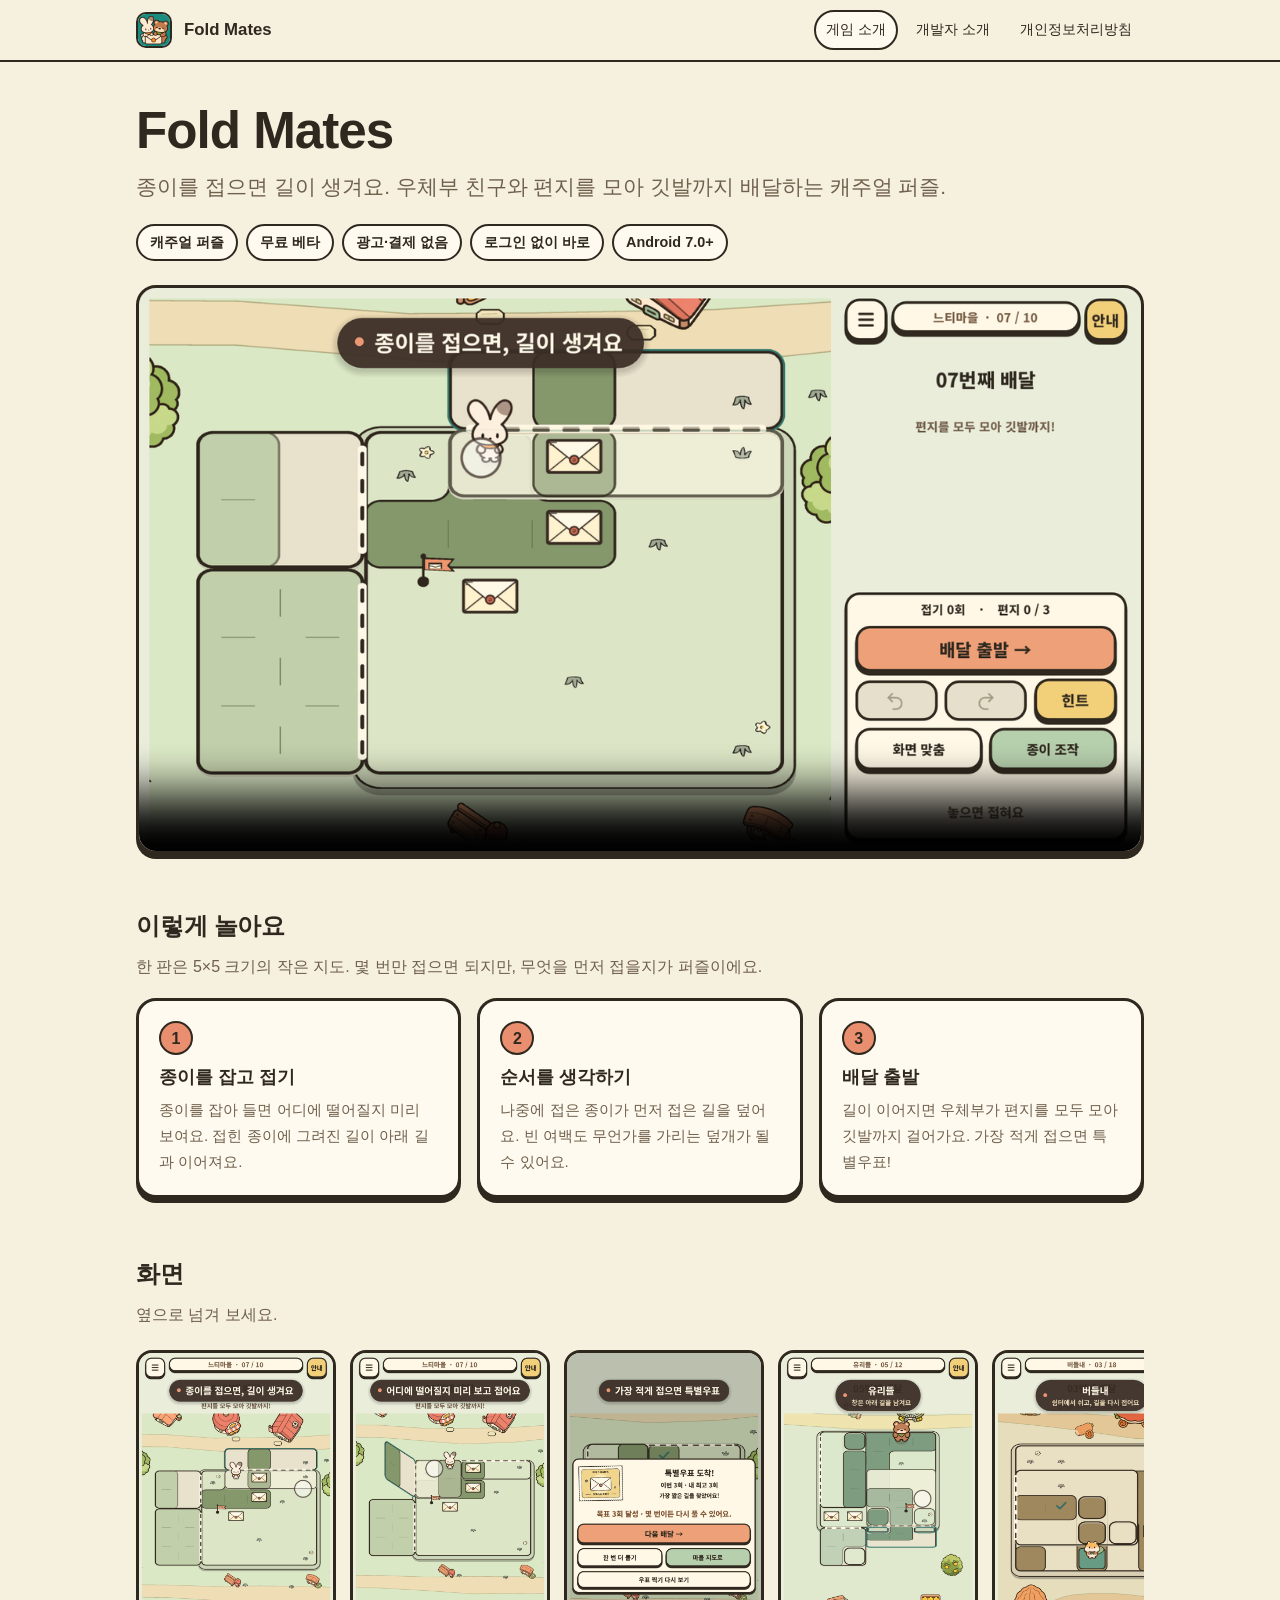
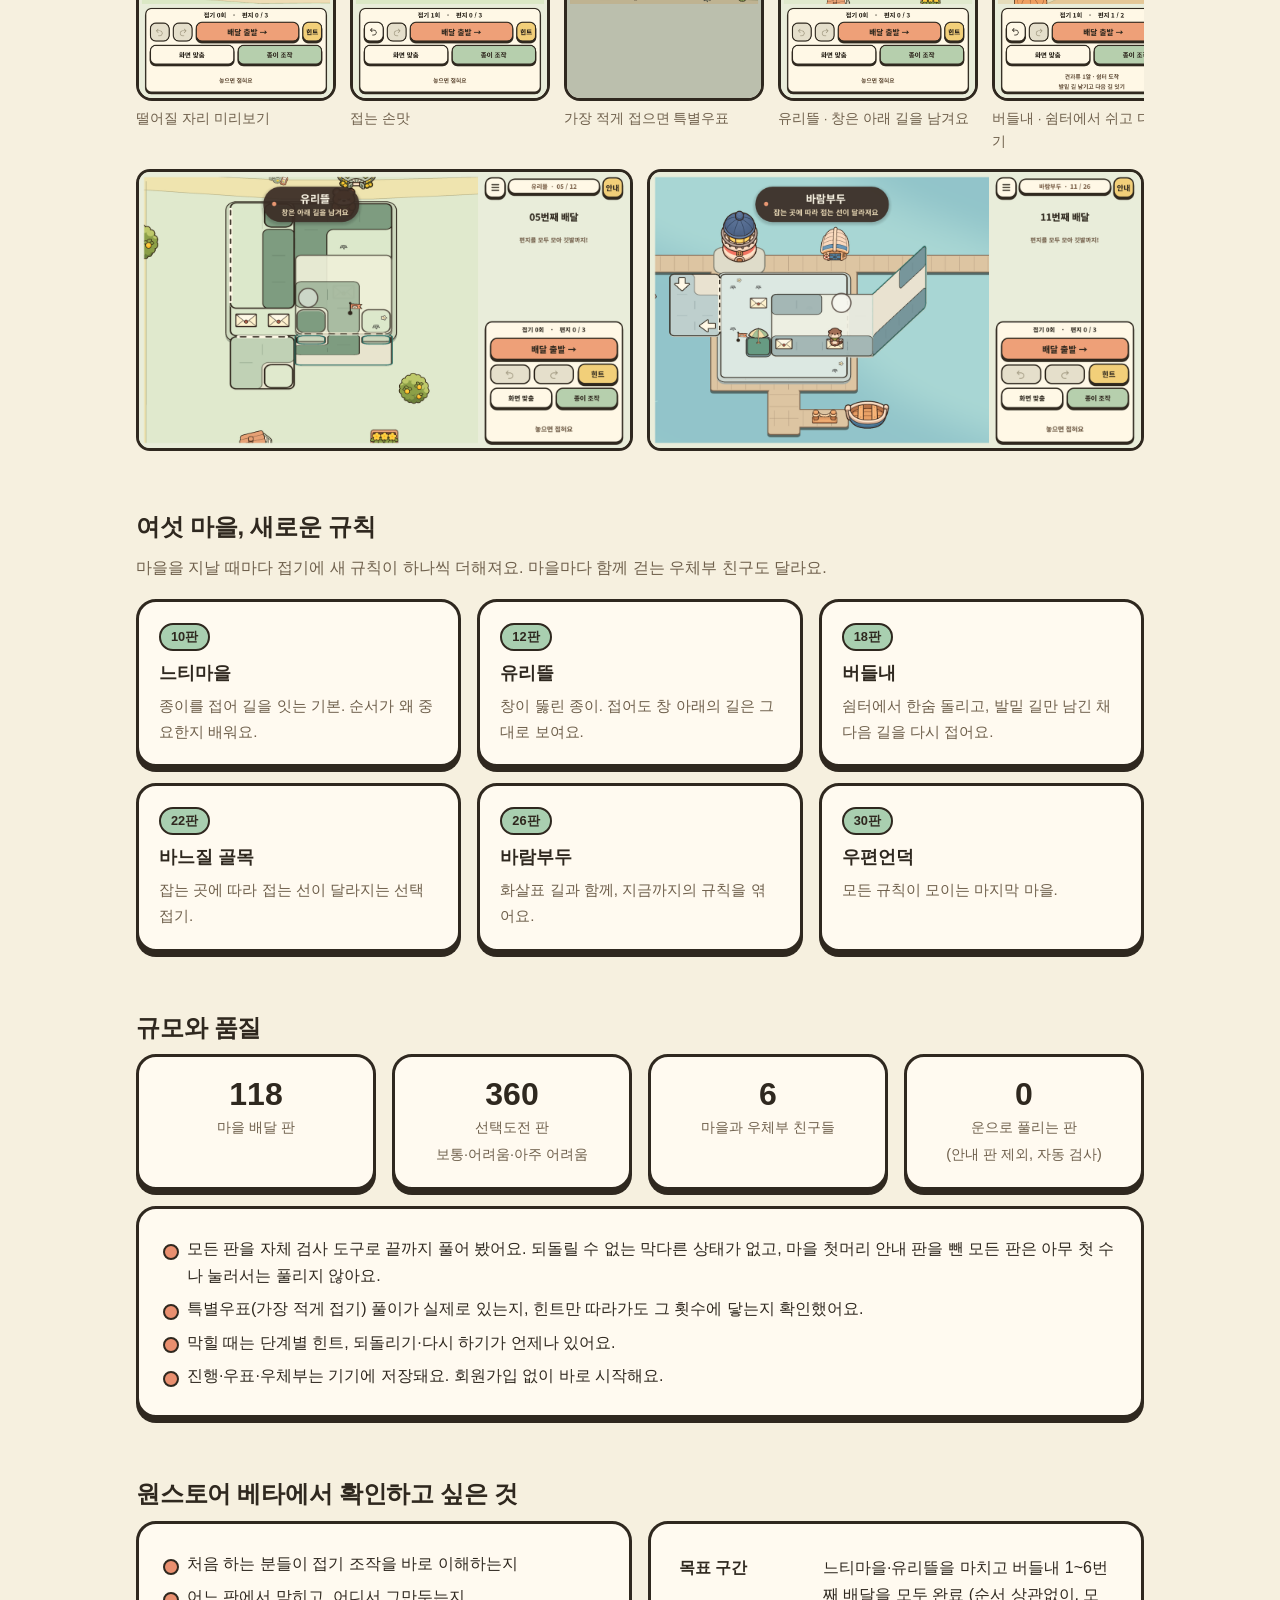
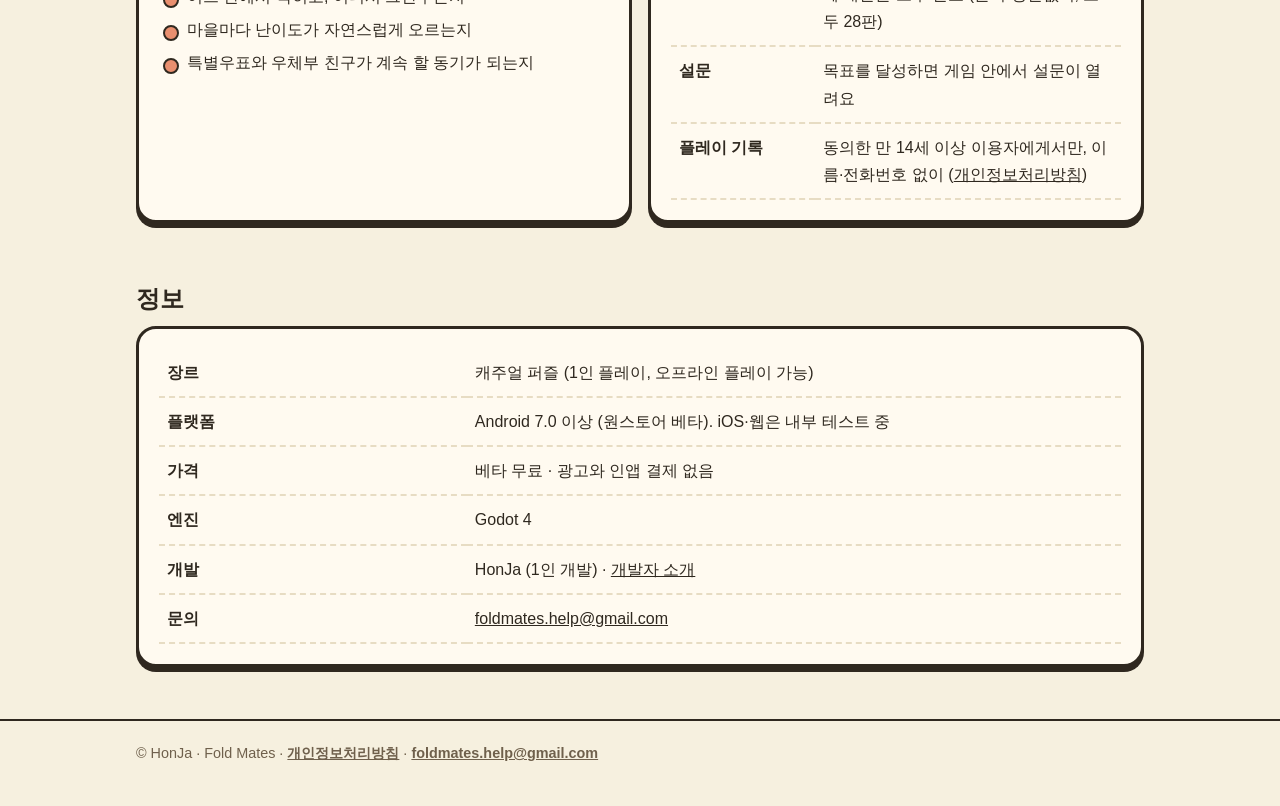
<file: index.html>
<!doctype html>
<html lang="ko">
<head>
<meta charset="utf-8">
<meta name="viewport" content="width=device-width, initial-scale=1">
<title>Fold Mates — 종이를 접어 길을 잇는 배달 퍼즐</title>
<meta name="description" content="Fold Mates: 종이를 접어 길을 잇고, 우체부 친구와 편지를 모아 깃발까지 배달하는 캐주얼 퍼즐. 원스토어 베타 테스트 준비 중.">
<meta property="og:title" content="Fold Mates — 종이를 접어 길을 잇는 배달 퍼즐">
<meta property="og:image" content="assets/graphic_1024x578.png">
<link rel="icon" href="assets/icon_512.png">
<link rel="stylesheet" href="assets/site.css">
</head>
<body>
<header class="top"><div class="wrap">
  <img src="assets/icon_512.png" alt=""><b>Fold Mates</b>
  <nav><a class="on" href="./">게임 소개</a><a href="company/">개발자 소개</a><a href="privacy/">개인정보처리방침</a></nav>
</div></header>

<main class="wrap">
<section class="hero">
  <h1>Fold Mates</h1>
  <p class="lead">종이를 접으면 길이 생겨요. 우체부 친구와 편지를 모아 깃발까지 배달하는 캐주얼 퍼즐.</p>
  <ul class="tags"><li>캐주얼 퍼즐</li><li>무료 베타</li><li>광고·결제 없음</li><li>로그인 없이 바로</li><li>Android 7.0+</li></ul>
  <div class="card video">
    <video class="v-land" controls playsinline preload="metadata" poster="assets/shots_land/01_fold_preview.png"><source src="assets/video/intro_16x9.mp4" type="video/mp4"></video>
    <video class="v-port" controls playsinline preload="metadata" poster="assets/shots/01_fold_preview.png"><source src="assets/video/intro_vertical.mp4" type="video/mp4"></video>
  </div>
</section>

<section>
  <h2>이렇게 놀아요</h2>
  <p class="sub">한 판은 5×5 크기의 작은 지도. 몇 번만 접으면 되지만, 무엇을 먼저 접을지가 퍼즐이에요.</p>
  <div class="grid g3">
    <div class="card step"><span class="n">1</span><h3>종이를 잡고 접기</h3><p>종이를 잡아 들면 어디에 떨어질지 미리 보여요. 접힌 종이에 그려진 길이 아래 길과 이어져요.</p></div>
    <div class="card step"><span class="n">2</span><h3>순서를 생각하기</h3><p>나중에 접은 종이가 먼저 접은 길을 덮어요. 빈 여백도 무언가를 가리는 덮개가 될 수 있어요.</p></div>
    <div class="card step"><span class="n">3</span><h3>배달 출발</h3><p>길이 이어지면 우체부가 편지를 모두 모아 깃발까지 걸어가요. 가장 적게 접으면 특별우표!</p></div>
  </div>
</section>

<section>
  <h2>화면</h2>
  <p class="sub">옆으로 넘겨 보세요.</p>
  <div class="shots">
    <figure><img src="assets/shots/01_fold_preview.png" alt="종이를 들어 떨어질 자리를 보는 화면" loading="lazy"><figcaption>떨어질 자리 미리보기</figcaption></figure>
    <figure><img src="assets/shots/02_preview.png" alt="종이가 반쯤 들린 미리보기" loading="lazy"><figcaption>접는 손맛</figcaption></figure>
    <figure><img src="assets/shots/03_stamp.png" alt="특별우표 결과 화면" loading="lazy"><figcaption>가장 적게 접으면 특별우표</figcaption></figure>
    <figure><img src="assets/shots/04_glass_window.png" alt="유리뜰의 창이 있는 종이" loading="lazy"><figcaption>유리뜰 · 창은 아래 길을 남겨요</figcaption></figure>
    <figure><img src="assets/shots/05_shelter.png" alt="버들내 쉼터" loading="lazy"><figcaption>버들내 · 쉼터에서 쉬고 다시 접기</figcaption></figure>
    <figure><img src="assets/shots/06_choice_fold.png" alt="바람부두 선택 접기" loading="lazy"><figcaption>잡는 곳에 따라 접는 선이 달라져요</figcaption></figure>
    <figure><img src="assets/shots/07_challenges.png" alt="선택도전 목록" loading="lazy"><figcaption>선택도전 360판</figcaption></figure>
    <figure><img src="assets/shots/08_draw.png" alt="우체부 친구 뽑기" loading="lazy"><figcaption>특별우표로 새 우체부 친구를</figcaption></figure>
  </div>
  <div class="land">
    <img src="assets/shots_land/04_glass_window.png" alt="가로 화면 · 유리뜰" loading="lazy">
    <img src="assets/shots_land/06_choice_fold.png" alt="가로 화면 · 바람부두 선택 접기" loading="lazy">
  </div>
</section>

<section>
  <h2>여섯 마을, 새로운 규칙</h2>
  <p class="sub">마을을 지날 때마다 접기에 새 규칙이 하나씩 더해져요. 마을마다 함께 걷는 우체부 친구도 달라요.</p>
  <div class="grid g3">
    <div class="card village"><span class="chip">10판</span><h3>느티마을</h3><p>종이를 접어 길을 잇는 기본. 순서가 왜 중요한지 배워요.</p></div>
    <div class="card village"><span class="chip">12판</span><h3>유리뜰</h3><p>창이 뚫린 종이. 접어도 창 아래의 길은 그대로 보여요.</p></div>
    <div class="card village"><span class="chip">18판</span><h3>버들내</h3><p>쉼터에서 한숨 돌리고, 발밑 길만 남긴 채 다음 길을 다시 접어요.</p></div>
    <div class="card village"><span class="chip">22판</span><h3>바느질 골목</h3><p>잡는 곳에 따라 접는 선이 달라지는 선택 접기.</p></div>
    <div class="card village"><span class="chip">26판</span><h3>바람부두</h3><p>화살표 길과 함께, 지금까지의 규칙을 엮어요.</p></div>
    <div class="card village"><span class="chip">30판</span><h3>우편언덕</h3><p>모든 규칙이 모이는 마지막 마을.</p></div>
  </div>
</section>

<section>
  <h2>규모와 품질</h2>
  <div class="grid g4">
    <div class="card stat"><b>118</b><span>마을 배달 판</span></div>
    <div class="card stat"><b>360</b><span>선택도전 판<br>보통·어려움·아주 어려움</span></div>
    <div class="card stat"><b>6</b><span>마을과 우체부 친구들</span></div>
    <div class="card stat"><b>0</b><span>운으로 풀리는 판<br>(안내 판 제외, 자동 검사)</span></div>
  </div>
  <div class="card" style="margin-top:16px">
    <ul class="check">
      <li>모든 판을 자체 검사 도구로 끝까지 풀어 봤어요. 되돌릴 수 없는 막다른 상태가 없고, 마을 첫머리 안내 판을 뺀 모든 판은 아무 첫 수나 눌러서는 풀리지 않아요.</li>
      <li>특별우표(가장 적게 접기) 풀이가 실제로 있는지, 힌트만 따라가도 그 횟수에 닿는지 확인했어요.</li>
      <li>막힐 때는 단계별 힌트, 되돌리기·다시 하기가 언제나 있어요.</li>
      <li>진행·우표·우체부는 기기에 저장돼요. 회원가입 없이 바로 시작해요.</li>
    </ul>
  </div>
</section>

<section>
  <h2>원스토어 베타에서 확인하고 싶은 것</h2>
  <div class="grid g2">
    <div class="card">
      <ul class="check">
        <li>처음 하는 분들이 접기 조작을 바로 이해하는지</li>
        <li>어느 판에서 막히고, 어디서 그만두는지</li>
        <li>마을마다 난이도가 자연스럽게 오르는지</li>
        <li>특별우표와 우체부 친구가 계속 할 동기가 되는지</li>
      </ul>
    </div>
    <div class="card">
      <table class="spec">
        <tr><th>목표 구간</th><td>느티마을·유리뜰을 마치고 버들내 1~6번째 배달을 모두 완료 (순서 상관없이, 모두 28판)</td></tr>
        <tr><th>설문</th><td>목표를 달성하면 게임 안에서 설문이 열려요</td></tr>
        <tr><th>플레이 기록</th><td>동의한 만 14세 이상 이용자에게서만, 이름·전화번호 없이 (<a href="privacy/">개인정보처리방침</a>)</td></tr>
      </table>
    </div>
  </div>
</section>

<section>
  <h2>정보</h2>
  <div class="card">
    <table class="spec">
      <tr><th>장르</th><td>캐주얼 퍼즐 (1인 플레이, 오프라인 플레이 가능)</td></tr>
      <tr><th>플랫폼</th><td>Android 7.0 이상 (원스토어 베타). iOS·웹은 내부 테스트 중</td></tr>
      <tr><th>가격</th><td>베타 무료 · 광고와 인앱 결제 없음</td></tr>
      <tr><th>엔진</th><td>Godot 4</td></tr>
      <tr><th>개발</th><td>HonJa (1인 개발) · <a href="company/">개발자 소개</a></td></tr>
      <tr><th>문의</th><td><a href="mailto:foldmates.help@gmail.com">foldmates.help@gmail.com</a></td></tr>
    </table>
  </div>
</section>
</main>

<footer><div class="wrap">© HonJa · Fold Mates · <a href="privacy/">개인정보처리방침</a> · <a href="mailto:foldmates.help@gmail.com">foldmates.help@gmail.com</a></div></footer>
</body>
</html>
</file>
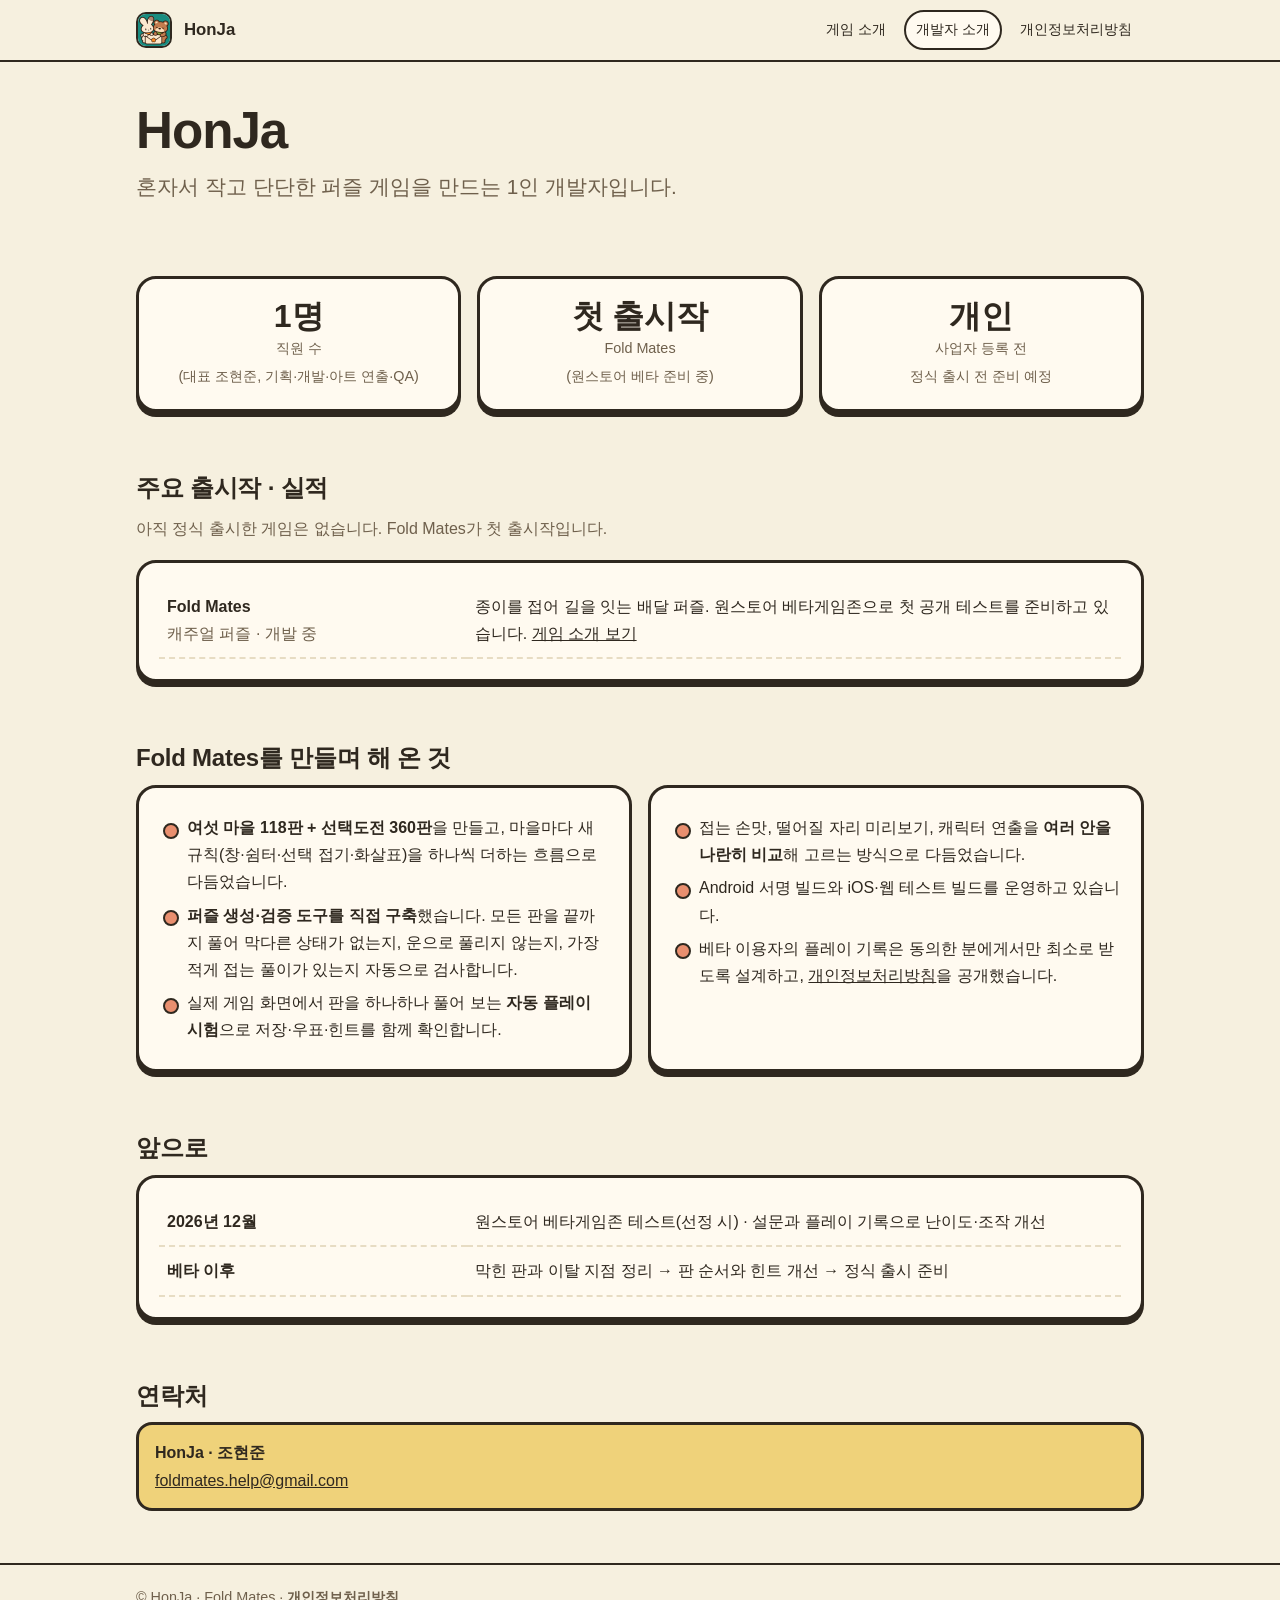
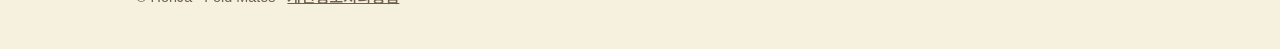
<file: company/index.html>
<!doctype html>
<html lang="ko">
<head>
<meta charset="utf-8">
<meta name="viewport" content="width=device-width, initial-scale=1">
<title>HonJa — 개발자 소개</title>
<meta name="description" content="Fold Mates를 만드는 1인 개발자 HonJa 소개">
<link rel="icon" href="../assets/icon_512.png">
<link rel="stylesheet" href="../assets/site.css">
</head>
<body>
<header class="top"><div class="wrap">
  <img src="../assets/icon_512.png" alt=""><b>HonJa</b>
  <nav><a href="../">게임 소개</a><a class="on" href="./">개발자 소개</a><a href="../privacy/">개인정보처리방침</a></nav>
</div></header>

<main class="wrap">
<section class="hero">
  <h1>HonJa</h1>
  <p class="lead">혼자서 작고 단단한 퍼즐 게임을 만드는 1인 개발자입니다.</p>
</section>

<section>
  <div class="grid g3">
    <div class="card stat"><b>1명</b><span>직원 수<br>(대표 조현준, 기획·개발·아트 연출·QA)</span></div>
    <div class="card stat"><b>첫 출시작</b><span>Fold Mates<br>(원스토어 베타 준비 중)</span></div>
    <div class="card stat"><b>개인</b><span>사업자 등록 전<br>정식 출시 전 준비 예정</span></div>
  </div>
</section>

<section>
  <h2>주요 출시작 · 실적</h2>
  <p class="sub">아직 정식 출시한 게임은 없습니다. Fold Mates가 첫 출시작입니다.</p>
  <div class="card">
    <table class="spec">
      <tr><th>Fold Mates<br><span style="font-weight:400;color:var(--muted)">캐주얼 퍼즐 · 개발 중</span></th><td>
        종이를 접어 길을 잇는 배달 퍼즐. 원스토어 베타게임존으로 첫 공개 테스트를 준비하고 있습니다. <a href="../">게임 소개 보기</a>
      </td></tr>
    </table>
  </div>
</section>

<section>
  <h2>Fold Mates를 만들며 해 온 것</h2>
  <div class="grid g2">
    <div class="card">
      <ul class="check">
        <li><b>여섯 마을 118판 + 선택도전 360판</b>을 만들고, 마을마다 새 규칙(창·쉼터·선택 접기·화살표)을 하나씩 더하는 흐름으로 다듬었습니다.</li>
        <li><b>퍼즐 생성·검증 도구를 직접 구축</b>했습니다. 모든 판을 끝까지 풀어 막다른 상태가 없는지, 운으로 풀리지 않는지, 가장 적게 접는 풀이가 있는지 자동으로 검사합니다.</li>
        <li>실제 게임 화면에서 판을 하나하나 풀어 보는 <b>자동 플레이 시험</b>으로 저장·우표·힌트를 함께 확인합니다.</li>
      </ul>
    </div>
    <div class="card">
      <ul class="check">
        <li>접는 손맛, 떨어질 자리 미리보기, 캐릭터 연출을 <b>여러 안을 나란히 비교</b>해 고르는 방식으로 다듬었습니다.</li>
        <li>Android 서명 빌드와 iOS·웹 테스트 빌드를 운영하고 있습니다.</li>
        <li>베타 이용자의 플레이 기록은 동의한 분에게서만 최소로 받도록 설계하고, <a href="../privacy/">개인정보처리방침</a>을 공개했습니다.</li>
      </ul>
    </div>
  </div>
</section>

<section>
  <h2>앞으로</h2>
  <div class="card">
    <table class="spec">
      <tr><th>2026년 12월</th><td>원스토어 베타게임존 테스트(선정 시) · 설문과 플레이 기록으로 난이도·조작 개선</td></tr>
      <tr><th>베타 이후</th><td>막힌 판과 이탈 지점 정리 → 판 순서와 힌트 개선 → 정식 출시 준비</td></tr>
    </table>
  </div>
</section>

<section>
  <h2>연락처</h2>
  <div class="note">
    <b>HonJa · 조현준</b><br>
    <a href="mailto:foldmates.help@gmail.com">foldmates.help@gmail.com</a>
  </div>
</section>
</main>

<footer><div class="wrap">© HonJa · Fold Mates · <a href="../privacy/">개인정보처리방침</a></div></footer>
</body>
</html>
</file>
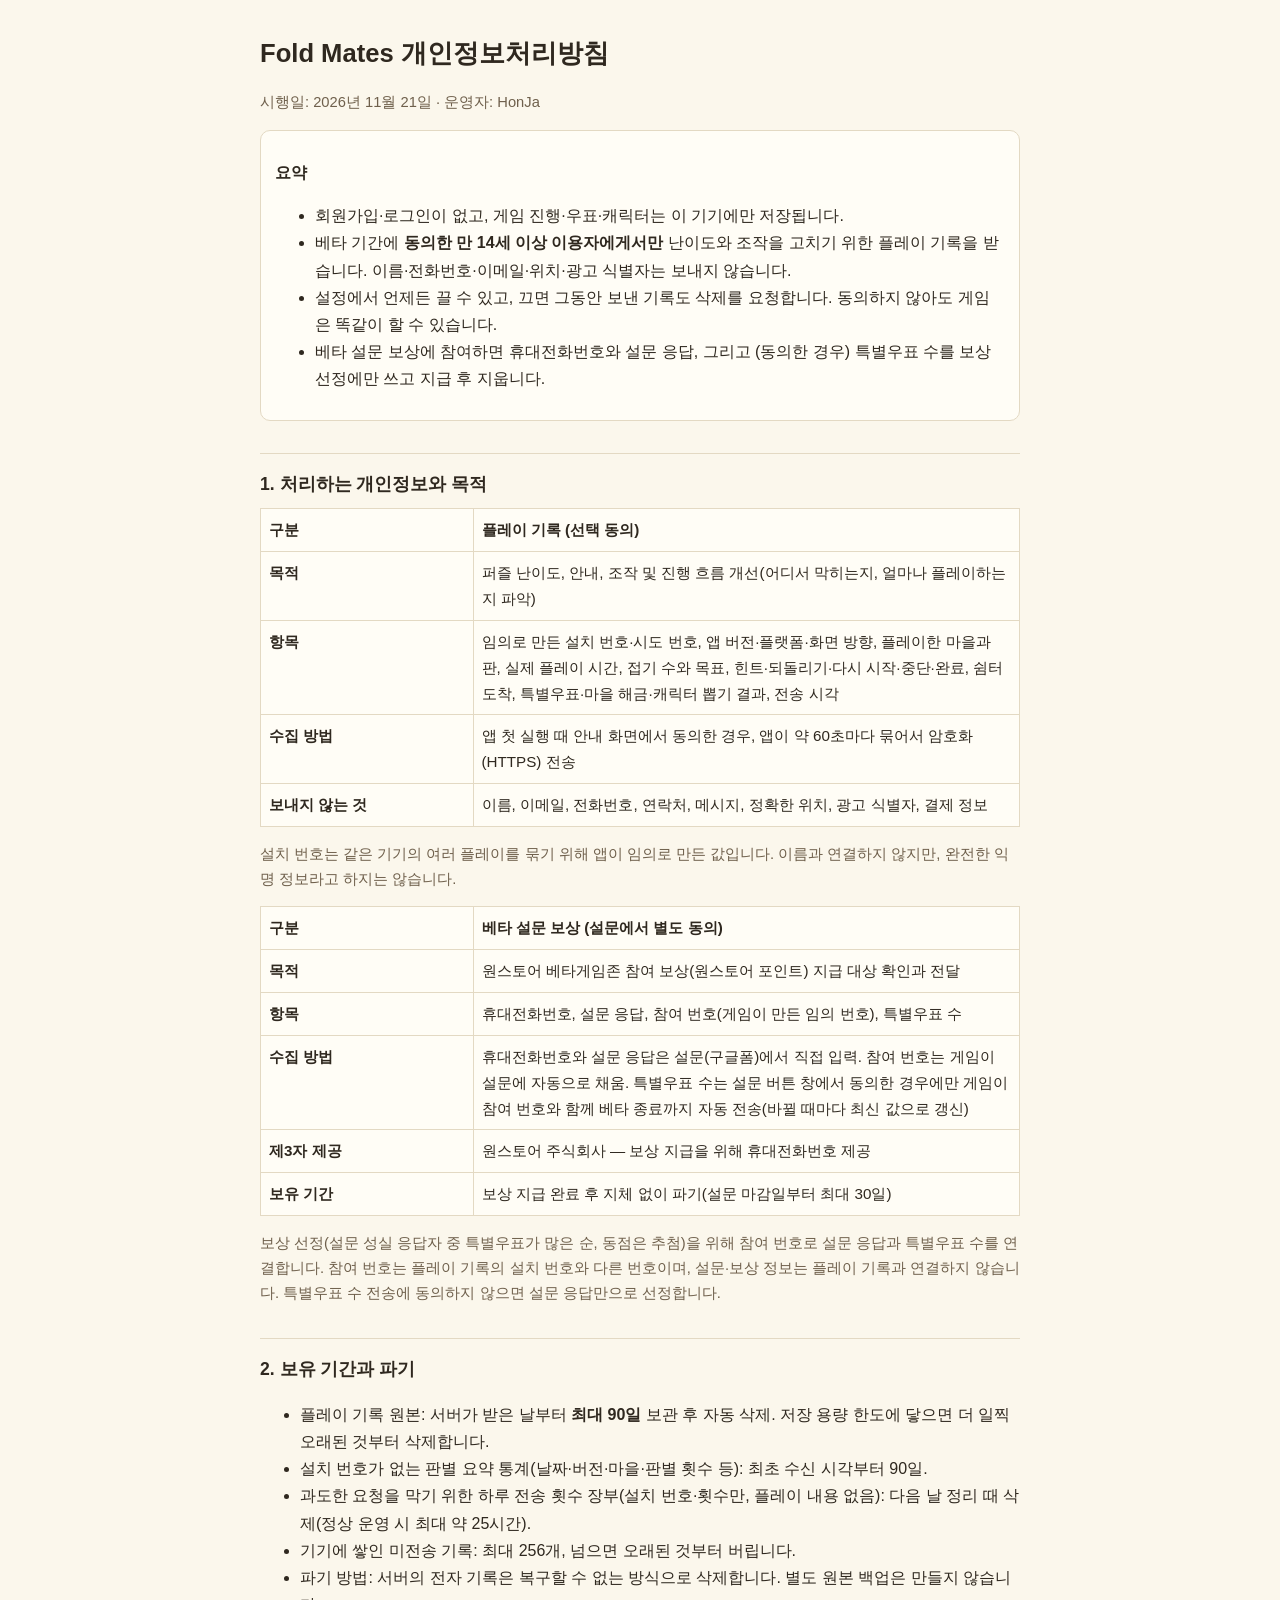
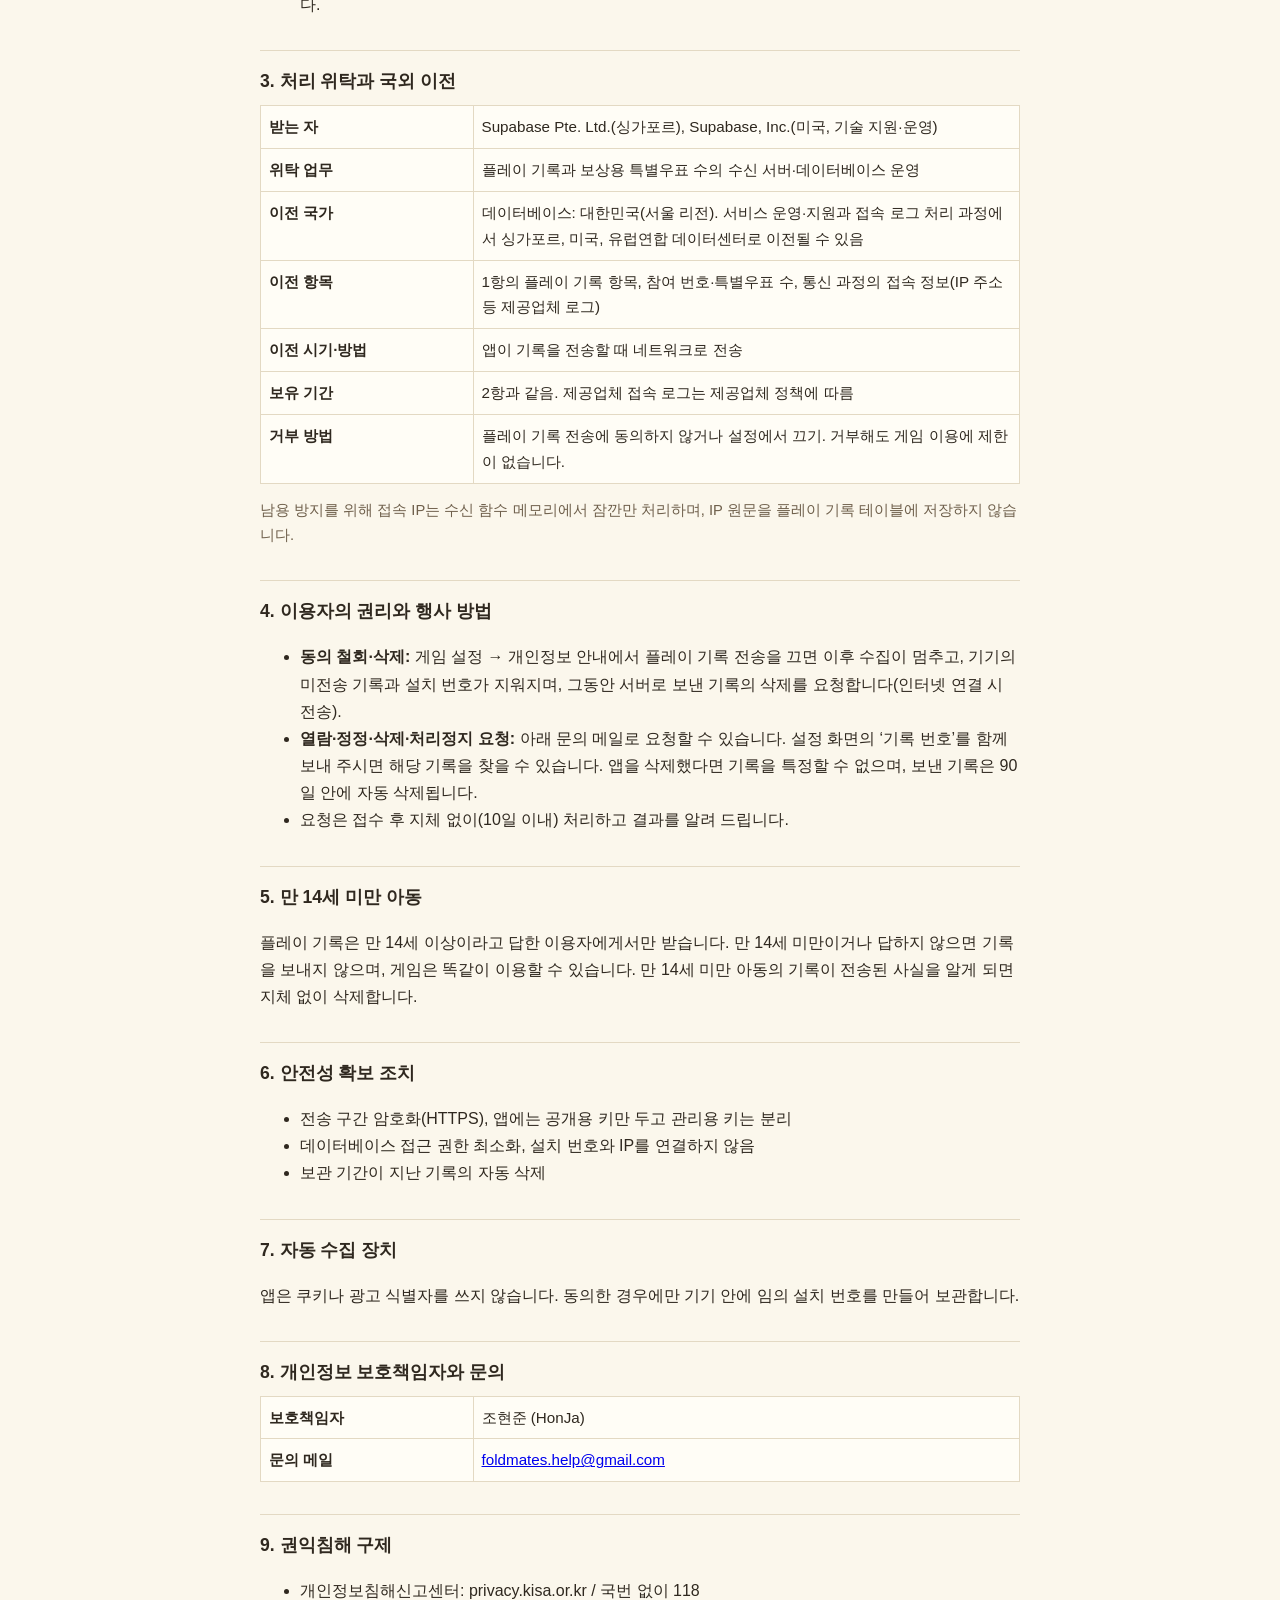
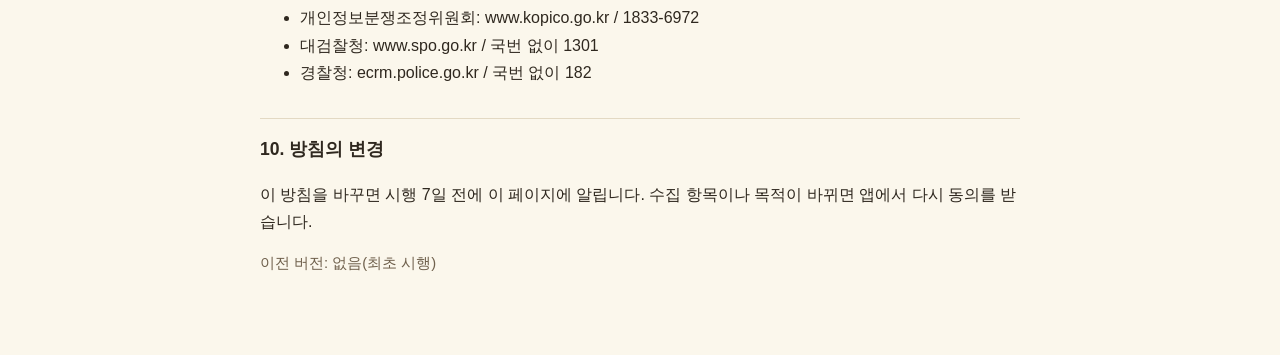
<file: privacy/index.html>
<!doctype html>
<html lang="ko">
<head>
<meta charset="utf-8">
<meta name="viewport" content="width=device-width, initial-scale=1">
<title>Fold Mates 개인정보처리방침</title>
<style>
:root{--bg:#fbf7ec;--ink:#2f281f;--muted:#6f604c;--line:#e3d9c3;--card:#fffdf6;--accent:#5d8a6a}
@media (prefers-color-scheme:dark){:root:not([data-theme="light"]){--bg:#1f1c17;--ink:#f1e9d8;--muted:#b9ab92;--line:#3b352b;--card:#29251e;--accent:#8fbf9c}}
body{margin:0;background:var(--bg);color:var(--ink);font:16px/1.7 -apple-system,BlinkMacSystemFont,"Apple SD Gothic Neo","Noto Sans KR",sans-serif}
main{max-width:760px;margin:0 auto;padding:32px 16px 64px}
h1{font-size:1.6rem;margin:0 0 4px}h2{font-size:1.1rem;margin:32px 0 8px;padding-top:16px;border-top:1px solid var(--line)}
p,li{color:var(--ink)}.muted{color:var(--muted);font-size:.92rem}
table{width:100%;border-collapse:collapse;font-size:.95rem;background:var(--card)}th,td{border:1px solid var(--line);padding:8px;text-align:left;vertical-align:top}
th{width:28%;font-weight:600}
.box{background:var(--card);border:1px solid var(--line);border-radius:10px;padding:12px 14px}
</style>
</head>
<body>
<main>
<h1>Fold Mates 개인정보처리방침</h1>
<p class="muted">시행일: 2026년 11월 21일 · 운영자: HonJa</p>

<div class="box">
<p><strong>요약</strong></p>
<ul>
<li>회원가입·로그인이 없고, 게임 진행·우표·캐릭터는 이 기기에만 저장됩니다.</li>
<li>베타 기간에 <strong>동의한 만 14세 이상 이용자에게서만</strong> 난이도와 조작을 고치기 위한 플레이 기록을 받습니다. 이름·전화번호·이메일·위치·광고 식별자는 보내지 않습니다.</li>
<li>설정에서 언제든 끌 수 있고, 끄면 그동안 보낸 기록도 삭제를 요청합니다. 동의하지 않아도 게임은 똑같이 할 수 있습니다.</li>
<li>베타 설문 보상에 참여하면 휴대전화번호와 설문 응답, 그리고 (동의한 경우) 특별우표 수를 보상 선정에만 쓰고 지급 후 지웁니다.</li>
</ul>
</div>

<h2>1. 처리하는 개인정보와 목적</h2>
<table>
<tr><th>구분</th><td><strong>플레이 기록 (선택 동의)</strong></td></tr>
<tr><th>목적</th><td>퍼즐 난이도, 안내, 조작 및 진행 흐름 개선(어디서 막히는지, 얼마나 플레이하는지 파악)</td></tr>
<tr><th>항목</th><td>임의로 만든 설치 번호·시도 번호, 앱 버전·플랫폼·화면 방향, 플레이한 마을과 판, 실제 플레이 시간, 접기 수와 목표, 힌트·되돌리기·다시 시작·중단·완료, 쉼터 도착, 특별우표·마을 해금·캐릭터 뽑기 결과, 전송 시각</td></tr>
<tr><th>수집 방법</th><td>앱 첫 실행 때 안내 화면에서 동의한 경우, 앱이 약 60초마다 묶어서 암호화(HTTPS) 전송</td></tr>
<tr><th>보내지 않는 것</th><td>이름, 이메일, 전화번호, 연락처, 메시지, 정확한 위치, 광고 식별자, 결제 정보</td></tr>
</table>
<p class="muted">설치 번호는 같은 기기의 여러 플레이를 묶기 위해 앱이 임의로 만든 값입니다. 이름과 연결하지 않지만, 완전한 익명 정보라고 하지는 않습니다.</p>

<table style="margin-top:12px">
<tr><th>구분</th><td><strong>베타 설문 보상 (설문에서 별도 동의)</strong></td></tr>
<tr><th>목적</th><td>원스토어 베타게임존 참여 보상(원스토어 포인트) 지급 대상 확인과 전달</td></tr>
<tr><th>항목</th><td>휴대전화번호, 설문 응답, 참여 번호(게임이 만든 임의 번호), 특별우표 수</td></tr>
<tr><th>수집 방법</th><td>휴대전화번호와 설문 응답은 설문(구글폼)에서 직접 입력. 참여 번호는 게임이 설문에 자동으로 채움. 특별우표 수는 설문 버튼 창에서 동의한 경우에만 게임이 참여 번호와 함께 베타 종료까지 자동 전송(바뀔 때마다 최신 값으로 갱신)</td></tr>
<tr><th>제3자 제공</th><td>원스토어 주식회사 — 보상 지급을 위해 휴대전화번호 제공</td></tr>
<tr><th>보유 기간</th><td>보상 지급 완료 후 지체 없이 파기(설문 마감일부터 최대 30일)</td></tr>
</table>
<p class="muted">보상 선정(설문 성실 응답자 중 특별우표가 많은 순, 동점은 추첨)을 위해 참여 번호로 설문 응답과 특별우표 수를 연결합니다. 참여 번호는 플레이 기록의 설치 번호와 다른 번호이며, 설문·보상 정보는 플레이 기록과 연결하지 않습니다. 특별우표 수 전송에 동의하지 않으면 설문 응답만으로 선정합니다.</p>

<h2>2. 보유 기간과 파기</h2>
<ul>
<li>플레이 기록 원본: 서버가 받은 날부터 <strong>최대 90일</strong> 보관 후 자동 삭제. 저장 용량 한도에 닿으면 더 일찍 오래된 것부터 삭제합니다.</li>
<li>설치 번호가 없는 판별 요약 통계(날짜·버전·마을·판별 횟수 등): 최초 수신 시각부터 90일.</li>
<li>과도한 요청을 막기 위한 하루 전송 횟수 장부(설치 번호·횟수만, 플레이 내용 없음): 다음 날 정리 때 삭제(정상 운영 시 최대 약 25시간).</li>
<li>기기에 쌓인 미전송 기록: 최대 256개, 넘으면 오래된 것부터 버립니다.</li>
<li>파기 방법: 서버의 전자 기록은 복구할 수 없는 방식으로 삭제합니다. 별도 원본 백업은 만들지 않습니다.</li>
</ul>

<h2>3. 처리 위탁과 국외 이전</h2>
<table>
<tr><th>받는 자</th><td>Supabase Pte. Ltd.(싱가포르), Supabase, Inc.(미국, 기술 지원·운영)</td></tr>
<tr><th>위탁 업무</th><td>플레이 기록과 보상용 특별우표 수의 수신 서버·데이터베이스 운영</td></tr>
<tr><th>이전 국가</th><td>데이터베이스: 대한민국(서울 리전). 서비스 운영·지원과 접속 로그 처리 과정에서 싱가포르, 미국, 유럽연합 데이터센터로 이전될 수 있음</td></tr>
<tr><th>이전 항목</th><td>1항의 플레이 기록 항목, 참여 번호·특별우표 수, 통신 과정의 접속 정보(IP 주소 등 제공업체 로그)</td></tr>
<tr><th>이전 시기·방법</th><td>앱이 기록을 전송할 때 네트워크로 전송</td></tr>
<tr><th>보유 기간</th><td>2항과 같음. 제공업체 접속 로그는 제공업체 정책에 따름</td></tr>
<tr><th>거부 방법</th><td>플레이 기록 전송에 동의하지 않거나 설정에서 끄기. 거부해도 게임 이용에 제한이 없습니다.</td></tr>
</table>
<p class="muted">남용 방지를 위해 접속 IP는 수신 함수 메모리에서 잠깐만 처리하며, IP 원문을 플레이 기록 테이블에 저장하지 않습니다.</p>

<h2>4. 이용자의 권리와 행사 방법</h2>
<ul>
<li><strong>동의 철회·삭제:</strong> 게임 설정 → 개인정보 안내에서 플레이 기록 전송을 끄면 이후 수집이 멈추고, 기기의 미전송 기록과 설치 번호가 지워지며, 그동안 서버로 보낸 기록의 삭제를 요청합니다(인터넷 연결 시 전송).</li>
<li><strong>열람·정정·삭제·처리정지 요청:</strong> 아래 문의 메일로 요청할 수 있습니다. 설정 화면의 ‘기록 번호’를 함께 보내 주시면 해당 기록을 찾을 수 있습니다. 앱을 삭제했다면 기록을 특정할 수 없으며, 보낸 기록은 90일 안에 자동 삭제됩니다.</li>
<li>요청은 접수 후 지체 없이(10일 이내) 처리하고 결과를 알려 드립니다.</li>
</ul>

<h2>5. 만 14세 미만 아동</h2>
<p>플레이 기록은 만 14세 이상이라고 답한 이용자에게서만 받습니다. 만 14세 미만이거나 답하지 않으면 기록을 보내지 않으며, 게임은 똑같이 이용할 수 있습니다. 만 14세 미만 아동의 기록이 전송된 사실을 알게 되면 지체 없이 삭제합니다.</p>

<h2>6. 안전성 확보 조치</h2>
<ul>
<li>전송 구간 암호화(HTTPS), 앱에는 공개용 키만 두고 관리용 키는 분리</li>
<li>데이터베이스 접근 권한 최소화, 설치 번호와 IP를 연결하지 않음</li>
<li>보관 기간이 지난 기록의 자동 삭제</li>
</ul>

<h2>7. 자동 수집 장치</h2>
<p>앱은 쿠키나 광고 식별자를 쓰지 않습니다. 동의한 경우에만 기기 안에 임의 설치 번호를 만들어 보관합니다.</p>

<h2>8. 개인정보 보호책임자와 문의</h2>
<table>
<tr><th>보호책임자</th><td>조현준 (HonJa)</td></tr>
<tr><th>문의 메일</th><td><a href="mailto:foldmates.help@gmail.com">foldmates.help@gmail.com</a></td></tr>
</table>

<h2>9. 권익침해 구제</h2>
<ul>
<li>개인정보침해신고센터: privacy.kisa.or.kr / 국번 없이 118</li>
<li>개인정보분쟁조정위원회: www.kopico.go.kr / 1833-6972</li>
<li>대검찰청: www.spo.go.kr / 국번 없이 1301</li>
<li>경찰청: ecrm.police.go.kr / 국번 없이 182</li>
</ul>

<h2>10. 방침의 변경</h2>
<p>이 방침을 바꾸면 시행 7일 전에 이 페이지에 알립니다. 수집 항목이나 목적이 바뀌면 앱에서 다시 동의를 받습니다.</p>
<p class="muted">이전 버전: 없음(최초 시행)</p>
</main>
</body>
</html>
</file>
<file: assets/site.css>
:root{--bg:#f6f0df;--paper:#fffaf0;--ink:#2f281f;--muted:#6f604c;--line:#2f281f;--soft:#e7dcc3;--coral:#e98f6f;--mint:#a9cfb0;--gold:#efd27a;--sky:#dfe8ef}
*{box-sizing:border-box}
html{-webkit-text-size-adjust:100%}
body{margin:0;background:var(--bg);color:var(--ink);font:16px/1.7 -apple-system,BlinkMacSystemFont,"Apple SD Gothic Neo","Noto Sans KR","Malgun Gothic",sans-serif}
a{color:inherit}
.wrap{max-width:1040px;margin:0 auto;padding:0 16px}
header.top{position:sticky;top:0;z-index:5;background:rgba(246,240,223,.92);backdrop-filter:blur(6px);border-bottom:2px solid var(--line)}
header.top .wrap{display:flex;align-items:center;gap:12px;height:60px}
header.top img{width:36px;height:36px;border-radius:10px;border:2px solid var(--line)}
header.top b{font-size:1.05rem}
header.top nav{margin-left:auto;display:flex;gap:6px;flex-wrap:wrap}
header.top nav a{text-decoration:none;font-size:.88rem;padding:6px 10px;border-radius:999px;border:2px solid transparent}
header.top nav a.on,header.top nav a:hover{border-color:var(--line);background:var(--paper)}
header.top b{white-space:nowrap}
@media (max-width:560px){
 header.top .wrap{height:auto;flex-wrap:wrap;row-gap:4px;padding-top:8px;padding-bottom:8px}
 header.top nav{margin-left:0;width:100%;gap:4px;flex-wrap:nowrap}
 header.top nav a{font-size:.8rem;padding:4px 8px;white-space:nowrap}
}
.hero{padding:40px 0 24px}
.hero h1{font-size:clamp(2rem,6vw,3.2rem);line-height:1.15;margin:0 0 8px;letter-spacing:-.02em}
.hero p.lead{font-size:clamp(1.05rem,2.6vw,1.3rem);color:var(--muted);margin:0 0 20px}
.tags{display:flex;flex-wrap:wrap;gap:8px;margin:0 0 24px;padding:0;list-style:none}
.tags li{background:var(--paper);border:2px solid var(--line);border-radius:999px;padding:4px 12px;font-size:.9rem;font-weight:600}
.card{background:var(--paper);border:3px solid var(--line);border-radius:20px;box-shadow:0 5px 0 var(--line);padding:20px}
.video{padding:0;overflow:hidden}
.video video{display:block;width:100%;height:auto;background:#000}
.video .v-port{display:none}
@media (max-width:640px){.video .v-land{display:none}.video .v-port{display:block}}
section{padding:28px 0}
h2{font-size:1.5rem;margin:0 0 6px;letter-spacing:-.01em}
h2+p.sub{margin:0 0 18px;color:var(--muted)}
.grid{display:grid;gap:16px}
.g3{grid-template-columns:repeat(3,1fr)}.g2{grid-template-columns:repeat(2,1fr)}.g4{grid-template-columns:repeat(4,1fr)}
@media (max-width:860px){.g3,.g4{grid-template-columns:repeat(2,1fr)}}
@media (max-width:560px){.g3,.g2,.g4{grid-template-columns:1fr}}
.step .n{display:inline-grid;place-items:center;width:34px;height:34px;border-radius:50%;background:var(--coral);border:2px solid var(--line);font-weight:800;margin-bottom:8px}
.step h3,.village h3{margin:0 0 4px;font-size:1.1rem}
.step p,.village p{margin:0;color:var(--muted);font-size:.95rem}
.village .chip{display:inline-block;font-size:.8rem;font-weight:700;background:var(--mint);border:2px solid var(--line);border-radius:999px;padding:1px 10px;margin-bottom:8px}
.shots{display:grid;grid-auto-flow:column;grid-auto-columns:minmax(200px,240px);gap:14px;overflow-x:auto;padding:4px 2px 16px;scroll-snap-type:x mandatory}
.shots figure{margin:0;scroll-snap-align:start}
.shots img{width:100%;height:auto;display:block;border:3px solid var(--line);border-radius:16px}
.shots figcaption{font-size:.85rem;color:var(--muted);margin-top:6px}
.land{display:grid;grid-template-columns:repeat(2,1fr);gap:14px}
.land img{width:100%;height:auto;display:block;border:3px solid var(--line);border-radius:14px}
@media (max-width:560px){.land{grid-template-columns:1fr}}
.stat{text-align:center}
.stat b{display:block;font-size:2rem;line-height:1.1}
.stat span{font-size:.9rem;color:var(--muted)}
table.spec{width:100%;border-collapse:collapse}
table.spec th,table.spec td{text-align:left;padding:10px 8px;border-bottom:2px dashed var(--soft);vertical-align:top}
table.spec th{width:32%;font-weight:700}
.note{background:var(--gold);border:3px solid var(--line);border-radius:16px;padding:14px 16px}
ul.check{list-style:none;padding:0;margin:0}
ul.check li{padding-left:28px;position:relative;margin:6px 0}
ul.check li::before{content:"";position:absolute;left:4px;top:.55em;width:12px;height:12px;border-radius:50%;background:var(--coral);border:2px solid var(--line)}
footer{border-top:2px solid var(--line);margin-top:24px;padding:20px 0 40px;font-size:.9rem;color:var(--muted)}
footer a{font-weight:600}
</file>
